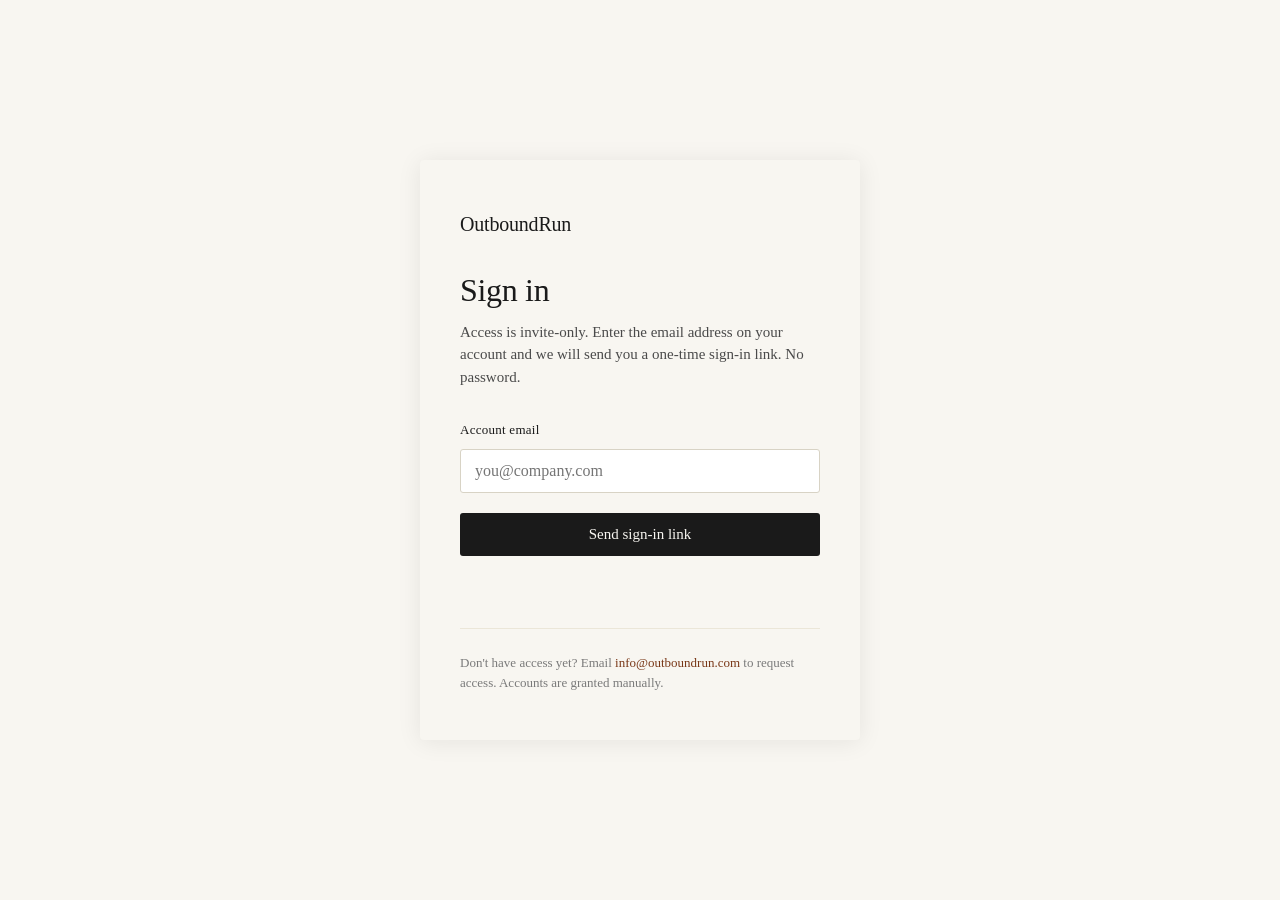
<file: login/index.html>
<!DOCTYPE html>
<html lang="en">
<head>
<meta charset="UTF-8">
<meta name="viewport" content="width=device-width, initial-scale=1.0">
<meta name="robots" content="noindex, nofollow">
<title>Sign in — OutboundRun</title>
<link rel="icon" type="image/svg+xml" href="/favicon.svg">
<link rel="stylesheet" href="/styles.css">
<style>
  body {
    min-height: 100vh;
    display: flex;
    align-items: center;
    justify-content: center;
    padding: 40px 20px;
  }
  main.auth-card {
    max-width: 440px;
    width: 100%;
    background: var(--paper);
    padding: 48px 40px;
    border-radius: 4px;
    box-shadow: 0 2px 24px rgba(26, 26, 26, 0.08);
  }
  .auth-brand {
    font-family: 'Fraunces', Georgia, serif;
    font-weight: 500;
    font-size: 20px;
    color: var(--ink);
    letter-spacing: -0.01em;
    display: block;
    text-decoration: none;
    margin-bottom: 32px;
  }
  .auth-heading {
    font-family: 'Fraunces', Georgia, serif;
    font-weight: 400;
    font-size: 32px;
    line-height: 1.15;
    color: var(--ink);
    margin: 0 0 12px 0;
    letter-spacing: -0.01em;
  }
  .auth-sub {
    color: var(--ink-soft);
    font-size: 15px;
    line-height: 1.5;
    margin: 0 0 32px 0;
  }
  .auth-form label {
    display: block;
    font-size: 13px;
    font-weight: 500;
    color: var(--ink);
    margin-bottom: 8px;
    letter-spacing: 0.02em;
  }
  .auth-form input[type=email] {
    width: 100%;
    padding: 12px 14px;
    font-size: 16px;
    font-family: inherit;
    background: white;
    border: 1px solid #d8d3c5;
    border-radius: 3px;
    color: var(--ink);
    box-sizing: border-box;
    transition: border-color 0.15s ease;
  }
  .auth-form input[type=email]:focus {
    outline: none;
    border-color: var(--accent);
    box-shadow: 0 0 0 3px rgba(122, 56, 24, 0.1);
  }
  .auth-form button {
    width: 100%;
    margin-top: 20px;
    padding: 13px 20px;
    font-size: 15px;
    font-weight: 500;
    background: var(--ink);
    color: var(--paper);
    border: none;
    border-radius: 3px;
    cursor: pointer;
    font-family: inherit;
    transition: transform 0.1s ease, box-shadow 0.15s ease;
  }
  .auth-form button:hover:not(:disabled) {
    transform: translateY(-1px);
    box-shadow: 0 4px 12px rgba(26, 26, 26, 0.2);
  }
  .auth-form button:disabled {
    opacity: 0.6;
    cursor: not-allowed;
  }
  .auth-status {
    margin-top: 20px;
    font-size: 14px;
    line-height: 1.5;
    color: var(--ink-soft);
    min-height: 20px;
  }
  .auth-status.error { color: #b3271e; }
  .auth-status.success { color: #1a6b2c; }
  .auth-footer {
    margin-top: 32px;
    padding-top: 24px;
    border-top: 1px solid #ebe6d8;
    font-size: 13px;
    color: var(--ink-mute);
    line-height: 1.5;
  }
  .auth-footer a {
    color: var(--accent);
    text-decoration: none;
  }
  .auth-footer a:hover { text-decoration: underline; }
  .auth-check {
    text-align: center;
    padding: 20px 0;
  }
  .auth-check-icon {
    font-size: 36px;
    margin-bottom: 12px;
  }
  .auth-check p {
    color: var(--ink-soft);
    line-height: 1.5;
    margin: 8px 0;
  }
  .auth-check strong { color: var(--ink); }
</style>
</head>
<body>

<main class="auth-card">
  <a href="/" class="auth-brand">OutboundRun</a>

  <div id="signin-view">
    <h1 class="auth-heading">Sign in</h1>
    <p class="auth-sub">Access is invite-only. Enter the email address on your account and we will send you a one-time sign-in link. No password.</p>

    <form id="signin-form" class="auth-form" novalidate>
      <label for="email">Account email</label>
      <input type="email" id="email" name="email" required autocomplete="email" placeholder="you@company.com">
      <button type="submit" id="submit-btn">Send sign-in link</button>
      <div id="status" class="auth-status" role="status" aria-live="polite"></div>
    </form>

    <div class="auth-footer">
      Don't have access yet? Email <a href="mailto:info@outboundrun.com">info@outboundrun.com</a> to request access. Accounts are granted manually.
    </div>
  </div>

  <div id="check-email-view" style="display: none;">
    <div class="auth-check">
      <div class="auth-check-icon">📬</div>
      <h1 class="auth-heading">Check your email</h1>
      <p>We sent a sign-in link to <strong id="sent-email"></strong>.</p>
      <p>Click the link in your inbox. This tab will sign you in automatically when you return.</p>
      <p style="margin-top: 24px; font-size: 13px; color: var(--ink-mute);">
        Not seeing it? Check spam, or <a href="#" id="resend-link" style="color: var(--accent);">send another</a>.
      </p>
    </div>
  </div>
</main>

<script type="module">
  import { createClient } from 'https://esm.sh/@supabase/supabase-js@2';

  const SUPABASE_URL = 'https://bofukvujflsamvhzdrxh.supabase.co';
  const SUPABASE_ANON_KEY = 'sb_publishable_wifBNzRM_b2PgbEW_Ek41Q_LtiGej-U';
  const POST_AUTH_URL = window.location.origin + '/app/';  // land directly in the app after signing in

  const supabase = createClient(SUPABASE_URL, SUPABASE_ANON_KEY, {
    auth: {
      persistSession: true,
      detectSessionInUrl: true,
      autoRefreshToken: true,
    },
  });

  const form = document.getElementById('signin-form');
  const emailInput = document.getElementById('email');
  const submitBtn = document.getElementById('submit-btn');
  const statusEl = document.getElementById('status');
  const signinView = document.getElementById('signin-view');
  const checkView = document.getElementById('check-email-view');
  const sentEmail = document.getElementById('sent-email');
  const resendLink = document.getElementById('resend-link');

  let lastEmail = '';

  function showCheckEmail(email) {
    lastEmail = email;
    sentEmail.textContent = email;
    signinView.style.display = 'none';
    checkView.style.display = 'block';
  }

  function showSignIn() {
    signinView.style.display = 'block';
    checkView.style.display = 'none';
  }

  async function sendLink(email) {
    const { error } = await supabase.auth.signInWithOtp({
      email,
      options: {
        emailRedirectTo: POST_AUTH_URL,
        shouldCreateUser: false,
      },
    });
    if (error) throw error;
  }

  function friendlyAuthError(err) {
    const raw = (err && err.message ? err.message : '').toLowerCase();
    if (raw.includes('signup') || raw.includes('sign up') || raw.includes('not allowed') || raw.includes('user not found')) {
      return 'This email is not on the access list. Email info@outboundrun.com to request access.';
    }
    return 'Something went wrong: ' + (err.message || 'please try again');
  }

  form.addEventListener('submit', async (event) => {
    event.preventDefault();
    const email = emailInput.value.trim().toLowerCase();
    if (!email || !email.includes('@')) {
      statusEl.textContent = 'Please enter a valid email address.';
      statusEl.className = 'auth-status error';
      return;
    }
    submitBtn.disabled = true;
    submitBtn.textContent = 'Sending...';
    statusEl.textContent = '';
    statusEl.className = 'auth-status';
    try {
      await sendLink(email);
      showCheckEmail(email);
    } catch (err) {
      statusEl.textContent = friendlyAuthError(err);
      statusEl.className = 'auth-status error';
      submitBtn.disabled = false;
      submitBtn.textContent = 'Send sign-in link';
    }
  });

  resendLink.addEventListener('click', async (event) => {
    event.preventDefault();
    if (!lastEmail) return;
    try {
      await sendLink(lastEmail);
      resendLink.textContent = 'Sent again';
      resendLink.style.pointerEvents = 'none';
      setTimeout(() => {
        resendLink.textContent = 'send another';
        resendLink.style.pointerEvents = 'auto';
      }, 3000);
    } catch (err) {
      alert(friendlyAuthError(err));
    }
  });

  // Only redirect when a NEW sign-in happens (magic link processed). Do NOT
  // redirect on initial page load just because a session exists in localStorage
  // - that prevented signed-in users from viewing the login page at all.
  supabase.auth.onAuthStateChange((event, session) => {
    if (event === 'SIGNED_IN' && session) {
      window.location.replace(POST_AUTH_URL);
    }
  });

  // Always render the sign-in form on page load. If the user is already signed
  // in, show a small "you are already signed in" banner above the form.
  (async () => {
    showSignIn();
    const { data: { session } } = await supabase.auth.getSession();
    if (session) {
      const banner = document.createElement('div');
      banner.style.cssText = 'background:#f0ecdf; border-left:3px solid var(--accent); padding:12px 16px; margin-bottom:20px; font-size:13px; color:var(--ink); border-radius:3px;';
      banner.innerHTML = 'You are already signed in as <strong>' + (session.user.email || '') + '</strong>. <a href="/" style="color:var(--accent); font-weight:500;">Continue &rarr;</a>';
      const view = document.getElementById('signin-view');
      view.insertBefore(banner, view.firstChild);
    }
  })();
</script>

</body>
</html>
</file>
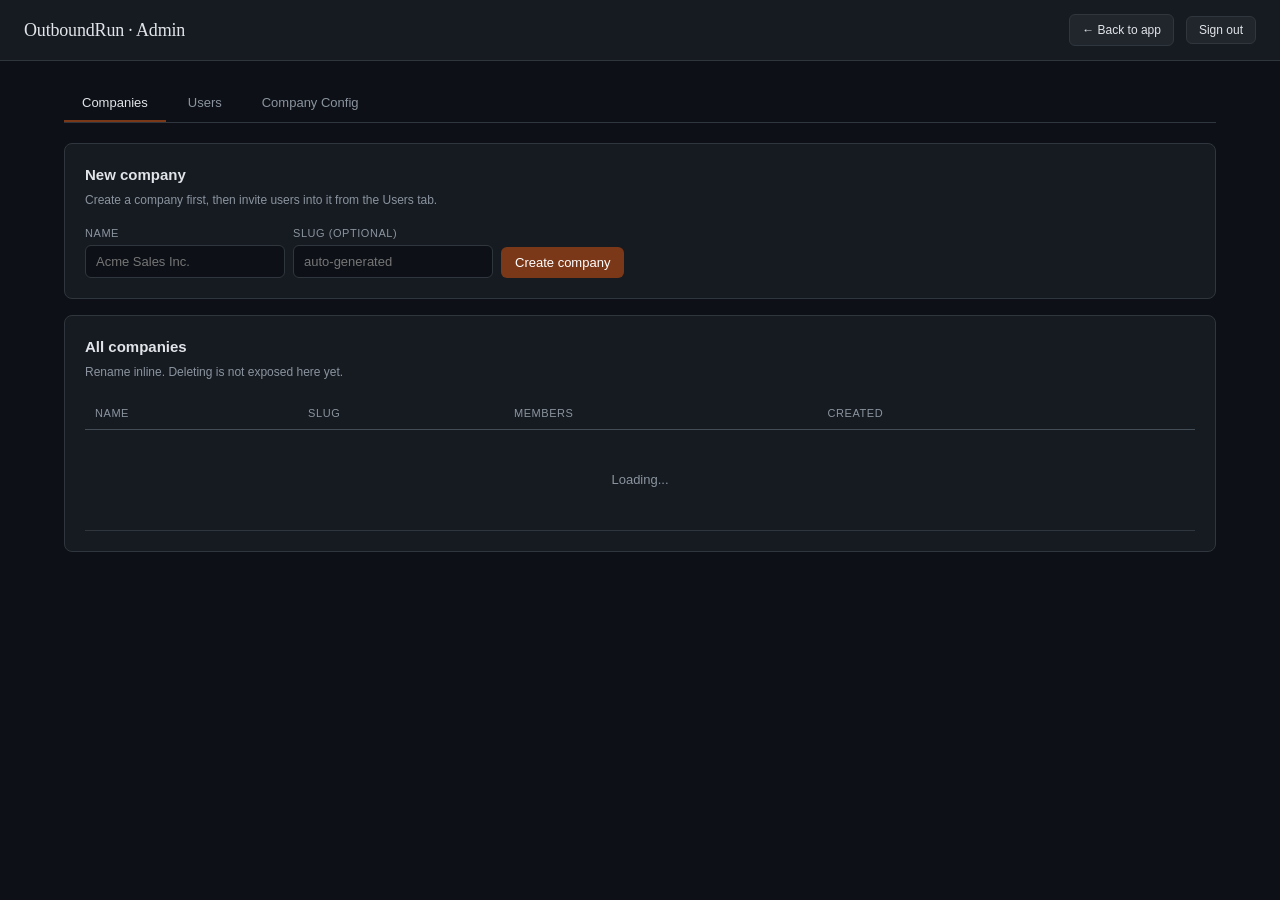
<file: app/admin.html>
<!DOCTYPE html>
<html lang="en">
<head>
<meta charset="UTF-8">
<meta name="viewport" content="width=device-width, initial-scale=1.0">
<meta name="robots" content="noindex, nofollow">
<title>Admin — OutboundRun</title>
<link rel="icon" type="image/svg+xml" href="/favicon.svg">
<style>
  :root {
    --bg: #0d1117;
    --panel: #161b22;
    --panel-2: #21262d;
    --border: #30363d;
    --border-strong: #444c56;
    --ink: #e1e4e8;
    --ink-mute: #8b949e;
    --accent: #7a3818;
    --accent-hi: #a24d24;
    --danger: #b3271e;
    --ok: #1a6b2c;
  }
  * { box-sizing: border-box; }
  body {
    margin: 0;
    background: var(--bg);
    color: var(--ink);
    font-family: Inter, -apple-system, BlinkMacSystemFont, sans-serif;
    font-size: 14px;
    line-height: 1.5;
  }
  header {
    display: flex;
    align-items: center;
    gap: 12px;
    padding: 14px 24px;
    border-bottom: 1px solid var(--border);
    background: var(--panel);
  }
  header h1 {
    margin: 0;
    font-family: 'Fraunces', Georgia, serif;
    font-weight: 500;
    font-size: 18px;
    letter-spacing: -0.01em;
  }
  header .meta { color: var(--ink-mute); font-size: 12px; }
  header .spacer { flex: 1; }
  header a, header button {
    background: var(--panel-2);
    border: 1px solid var(--border);
    color: var(--ink);
    padding: 6px 12px;
    border-radius: 6px;
    font-size: 12px;
    text-decoration: none;
    cursor: pointer;
    font-family: inherit;
  }
  header a:hover, header button:hover { background: #30363d; }
  main {
    max-width: 1200px;
    margin: 0 auto;
    padding: 24px;
  }
  .tabs {
    display: flex;
    gap: 4px;
    border-bottom: 1px solid var(--border);
    margin-bottom: 20px;
  }
  .tab {
    padding: 10px 18px;
    background: transparent;
    border: none;
    border-bottom: 2px solid transparent;
    color: var(--ink-mute);
    font-family: inherit;
    font-size: 13px;
    cursor: pointer;
  }
  .tab.active {
    color: var(--ink);
    border-bottom-color: var(--accent);
  }
  .panel {
    background: var(--panel);
    border: 1px solid var(--border);
    border-radius: 8px;
    padding: 20px;
    margin-bottom: 16px;
  }
  .panel h2 {
    margin: 0 0 4px 0;
    font-size: 15px;
    font-weight: 600;
  }
  .panel p.sub { color: var(--ink-mute); font-size: 12px; margin: 0 0 16px 0; }
  form.row {
    display: flex;
    gap: 8px;
    flex-wrap: wrap;
    align-items: end;
  }
  form.row .field { display: flex; flex-direction: column; gap: 4px; }
  form.row label {
    font-size: 11px;
    color: var(--ink-mute);
    text-transform: uppercase;
    letter-spacing: 0.05em;
  }
  input[type=text], input[type=email], select {
    background: var(--bg);
    border: 1px solid var(--border);
    color: var(--ink);
    padding: 8px 10px;
    border-radius: 6px;
    font-family: inherit;
    font-size: 13px;
    min-width: 200px;
  }
  input[type=text]:focus, input[type=email]:focus, select:focus {
    outline: none;
    border-color: var(--accent);
  }
  button.primary {
    background: var(--accent);
    color: white;
    border: none;
    padding: 8px 14px;
    border-radius: 6px;
    font-family: inherit;
    font-size: 13px;
    cursor: pointer;
  }
  button.primary:hover { background: var(--accent-hi); }
  button.primary:disabled { opacity: 0.5; cursor: not-allowed; }
  button.small {
    background: var(--panel-2);
    color: var(--ink);
    border: 1px solid var(--border);
    padding: 4px 10px;
    border-radius: 4px;
    font-family: inherit;
    font-size: 12px;
    cursor: pointer;
  }
  button.small:hover { background: #30363d; }
  button.small.danger { border-color: var(--danger); color: #ff9b96; }
  table {
    width: 100%;
    border-collapse: collapse;
    font-size: 13px;
  }
  th {
    text-align: left;
    padding: 8px 10px;
    border-bottom: 1px solid var(--border-strong);
    color: var(--ink-mute);
    font-weight: 500;
    font-size: 11px;
    text-transform: uppercase;
    letter-spacing: 0.05em;
  }
  td {
    padding: 10px;
    border-bottom: 1px solid var(--border);
    vertical-align: middle;
  }
  tr:hover td { background: #1c2128; }
  .pill {
    display: inline-block;
    padding: 2px 8px;
    border-radius: 10px;
    font-size: 11px;
    font-weight: 500;
  }
  .pill.admin { background: #4a2818; color: #ffb98c; }
  .pill.manager { background: #1e3a5f; color: #a3c9ff; }
  .pill.member { background: #262b33; color: #a0a8b0; }
  .pill.pending { background: #3a2f1e; color: #ffd18c; }
  .toast {
    position: fixed;
    right: 20px;
    top: 20px;
    background: var(--panel);
    border: 1px solid var(--border-strong);
    padding: 10px 14px;
    border-radius: 6px;
    font-size: 13px;
    max-width: 400px;
    z-index: 100;
  }
  .toast.error { border-color: var(--danger); color: #ff9b96; }
  .toast.success { border-color: var(--ok); color: #6ecf7c; }
  .muted { color: var(--ink-mute); }
  .empty { text-align: center; color: var(--ink-mute); padding: 40px 20px; }
  .hidden { display: none; }
</style>
</head>
<body>

<header>
  <h1>OutboundRun · Admin</h1>
  <span class="meta" id="auth-email"></span>
  <div class="spacer"></div>
  <a href="/app/">← Back to app</a>
  <button onclick="signOut()">Sign out</button>
</header>

<main>
  <div class="tabs">
    <button class="tab active" data-tab="companies" onclick="switchTab('companies')">Companies</button>
    <button class="tab" data-tab="users" onclick="switchTab('users')">Users</button>
    <button class="tab" data-tab="config" onclick="switchTab('config')">Company Config</button>
  </div>

  <!-- ============ COMPANIES ============ -->
  <section id="tab-companies">
    <div class="panel">
      <h2>New company</h2>
      <p class="sub">Create a company first, then invite users into it from the Users tab.</p>
      <form class="row" id="create-company-form">
        <div class="field">
          <label for="company-name">Name</label>
          <input type="text" id="company-name" required maxlength="200" placeholder="Acme Sales Inc.">
        </div>
        <div class="field">
          <label for="company-slug">Slug (optional)</label>
          <input type="text" id="company-slug" maxlength="63" placeholder="auto-generated">
        </div>
        <button type="submit" class="primary">Create company</button>
      </form>
    </div>

    <div class="panel">
      <h2>All companies</h2>
      <p class="sub">Rename inline. Deleting is not exposed here yet.</p>
      <table id="companies-table">
        <thead>
          <tr>
            <th>Name</th>
            <th>Slug</th>
            <th>Members</th>
            <th>Created</th>
            <th></th>
          </tr>
        </thead>
        <tbody id="companies-tbody">
          <tr><td colspan="5" class="empty">Loading...</td></tr>
        </tbody>
      </table>
    </div>
  </section>

  <!-- ============ USERS ============ -->
  <section id="tab-users" class="hidden">
    <div class="panel">
      <h2>Invite user</h2>
      <p class="sub">Sends a magic-link email. When they sign in, they land in the selected company with the selected role.</p>
      <form class="row" id="invite-form">
        <div class="field">
          <label for="invite-email">Email</label>
          <input type="email" id="invite-email" required placeholder="user@company.com">
        </div>
        <div class="field">
          <label for="invite-company">Company</label>
          <select id="invite-company" required></select>
        </div>
        <div class="field">
          <label for="invite-role">Role</label>
          <select id="invite-role">
            <option value="member">Member (own rows)</option>
            <option value="manager">Manager (all company rows)</option>
          </select>
        </div>
        <button type="submit" class="primary">Send invite</button>
      </form>
    </div>

    <div class="panel">
      <h2>All users</h2>
      <p class="sub">Change company, role, or admin status directly in the table.</p>
      <table id="users-table">
        <thead>
          <tr>
            <th>Email</th>
            <th>Status</th>
            <th>Company</th>
            <th>Role</th>
            <th>Admin</th>
            <th>Last sign-in</th>
          </tr>
        </thead>
        <tbody id="users-tbody">
          <tr><td colspan="6" class="empty">Loading...</td></tr>
        </tbody>
      </table>
    </div>
  </section>

  <!-- ============ COMPANY CONFIG ============ -->
  <section id="tab-config" class="hidden">
    <div class="panel">
      <h2>Company config</h2>
      <p class="sub">Sources shared across every user in the selected company. Prompts (research, GTM hypothesis, contact discovery) pull from these when set; otherwise they fall back to each user's personal Settings.</p>
      <div class="row">
        <div class="field">
          <label for="config-company">Company</label>
          <select id="config-company" onchange="loadCompanyConfig()"></select>
        </div>
      </div>
    </div>

    <div class="panel">
      <h2>Product catalog</h2>
      <p class="sub">Products OutboundRun uses when building each account's GTM hypothesis + drafted outreach. Shared across every user in the selected company. Users pick which ones they personally sell in their own Settings.</p>
      <div id="company-products-rows" style="display:flex; flex-direction:column; gap:8px; margin-bottom:12px;"></div>
      <div style="display:flex; gap:8px; align-items:center; flex-wrap:wrap;">
        <button class="small" onclick="addCompanyProductRow()">+ Add product</button>
        <button class="small" onclick="document.getElementById('company-products-csv-file').click()">⬆ Upload CSV</button>
        <button class="small danger" onclick="deleteAllCompanyProducts()">🗑 Delete All</button>
        <input type="file" id="company-products-csv-file" accept=".csv,text/csv" style="display:none" onchange="onCompanyProductsCsvPicked(event)">
        <span id="company-products-status" style="font-size:12px; color:var(--ink-mute);"></span>
      </div>
      <p class="sub" style="margin-top:10px;">CSV: <code>name</code> required (aliases: <code>product</code>, <code>product_name</code>). <code>short_desc</code> optional. Max 50 products.</p>
    </div>

    <div class="panel">
      <h2>Credible external sources</h2>
      <p class="sub">Trusted sources OutboundRun pulls research from. All curated sources are checked by default — uncheck any that don't fit your business. Add anything bespoke under "Additional custom sources."</p>
      <div style="display:flex; align-items:center; gap:10px; margin-bottom:14px; padding:10px 12px; background:#0d1117; border:1px solid #30363d; border-radius:6px; flex-wrap:wrap;">
        <label for="cfg-credible-min-date-default" style="font-size:12px; color:var(--ink-mute);">Company default: only use content published on or after</label>
        <input type="date" id="cfg-credible-min-date-default" oninput="updateCredibleHints()" style="background:#161b22; border:1px solid #30363d; color:#e1e4e8; padding:4px 6px; border-radius:4px; font-family:inherit; font-size:12px;">
        <button type="button" onclick="applyCredibleDefaultToAll()" style="background:#1f6feb; color:white; border:none; padding:4px 10px; border-radius:4px; font-size:11px; cursor:pointer;" title="Copy the effective company default into every per-source date field below. Still needs Save to persist.">Apply to all sources below</button>
        <span id="credible-default-hint" style="font-size:11px; color:var(--ink-mute);">(effective when blank: <span id="credible-rolling-date">—</span>; per-source dates below override this)</span>
      </div>
      <div id="credible-recs-grid" style="display:grid; grid-template-columns: 1fr 1fr; gap:4px 20px; margin-bottom:16px;">
        <div class="empty">Loading recommendations...</div>
      </div>
      <label style="display:block; font-size:12px; color:var(--ink-mute); text-transform:uppercase; letter-spacing:0.05em; margin-bottom:6px;">Additional custom sources (one per line)</label>
      <textarea id="cfg-credible-sources" rows="4" style="width:100%; background:#0d1117; border:1px solid #30363d; color:#e1e4e8; padding:10px 12px; border-radius:6px; font-family:inherit; font-size:13px; line-height:1.5; resize:vertical;" placeholder="Client Portal Dashboard&#10;Trade association reports&#10;Private industry forums"></textarea>
      <p class="sub" style="margin-top:8px;">Custom sources use the company default date; they cannot be dated individually.</p>
    </div>

    <div class="panel">
      <h2>Internal sources</h2>
      <p class="sub">Your own data OutboundRun cross-references for the value hypothesis. All curated sources are checked by default — uncheck any you don't use.</p>
      <div id="internal-recs-grid" style="display:grid; grid-template-columns: 1fr 1fr; gap:4px 20px; margin-bottom:16px;">
        <div class="empty">Loading recommendations...</div>
      </div>
      <label style="display:block; font-size:12px; color:var(--ink-mute); text-transform:uppercase; letter-spacing:0.05em; margin-bottom:6px;">Additional custom internal sources</label>
      <textarea id="cfg-internal-sources" rows="3" style="width:100%; background:#0d1117; border:1px solid #30363d; color:#e1e4e8; padding:10px 12px; border-radius:6px; font-family:inherit; font-size:13px; line-height:1.5; resize:vertical;" placeholder="Proprietary data lake&#10;Field CS insights&#10;Executive briefing center notes"></textarea>
    </div>

    <div class="panel">
      <h2>Contact-discovery sources</h2>
      <p class="sub">Tools reps use to look up contact details. OutboundRun recommends which tool to use per contact.</p>
      <div id="contact-discovery-recs-grid" style="display:grid; grid-template-columns: 1fr 1fr; gap:4px 20px; margin-bottom:16px;">
        <div class="empty">Loading recommendations...</div>
      </div>
      <label style="display:block; font-size:12px; color:var(--ink-mute); text-transform:uppercase; letter-spacing:0.05em; margin-bottom:6px;">Additional custom contact-discovery sources</label>
      <textarea id="cfg-contact-discovery" rows="3" style="width:100%; background:#0d1117; border:1px solid #30363d; color:#e1e4e8; padding:10px 12px; border-radius:6px; font-family:inherit; font-size:13px; line-height:1.5; resize:vertical;" placeholder="Internal rolodex&#10;Partner referrals"></textarea>
    </div>

    <div class="panel" style="display:flex; justify-content:flex-end; gap:8px; align-items:center;">
      <span id="config-save-status" style="color: var(--ink-mute); font-size:12px; margin-right:auto;"></span>
      <button class="primary" onclick="saveCompanyConfig()">Save company config</button>
    </div>
  </section>
</main>

<!-- Integration connection modal -->
<div id="conn-overlay" style="display:none; position:fixed; inset:0; background:rgba(0,0,0,0.6); z-index:2000; align-items:center; justify-content:center;">
  <div style="background:var(--panel); border:1px solid var(--border-strong); border-radius:8px; width:520px; max-width:95vw; padding:22px;">
    <h2 id="conn-title" style="margin:0 0 4px 0; font-size:16px;">Connect</h2>
    <p id="conn-subtitle" class="sub" style="margin:0 0 16px 0;">Stored per company. Admin or company manager only.</p>
    <div class="row" style="flex-direction:column; align-items:stretch; gap:10px;">
      <div class="field" style="width:100%;">
        <label for="conn-api-key">API key / token</label>
        <input type="password" id="conn-api-key" autocomplete="off" style="width:100%; min-width:0;">
      </div>
      <div class="field" style="width:100%;">
        <label for="conn-api-url">Base URL / endpoint (optional)</label>
        <input type="text" id="conn-api-url" placeholder="https://api.vendor.com" style="width:100%; min-width:0;">
      </div>
      <div class="field" style="width:100%;">
        <label for="conn-notes">Notes (optional)</label>
        <input type="text" id="conn-notes" placeholder="instance id, account slug, etc." style="width:100%; min-width:0;">
      </div>
    </div>
    <div style="display:flex; justify-content:space-between; align-items:center; margin-top:16px;">
      <span id="conn-saved-at" style="font-size:11px; color:var(--ink-mute);"></span>
      <span id="conn-status" style="font-size:12px; color:var(--ink-mute); margin-left:auto; margin-right:12px;"></span>
      <button class="small" onclick="closeConnectionModal()">Cancel</button>
      <button id="conn-delete-btn" class="small danger" style="display:none; margin-left:6px;">Delete</button>
      <button id="conn-test-btn" class="small" style="margin-left:6px;">Test connection</button>
      <button id="conn-save-btn" class="primary" style="margin-left:6px;">Save</button>
    </div>
    <p style="font-size:11px; color:var(--ink-mute); margin-top:12px; line-height:1.5;">
      Demo stub — key is stored server-side but not yet encrypted. Phase 2 moves this to Fernet-encrypted storage and adds per-vendor validation on Test.
    </p>
  </div>
</div>

<script type="module">
  import { createClient } from 'https://esm.sh/@supabase/supabase-js@2';

  const SUPABASE_URL = 'https://bofukvujflsamvhzdrxh.supabase.co';
  const SUPABASE_ANON_KEY = 'sb_publishable_wifBNzRM_b2PgbEW_Ek41Q_LtiGej-U';
  const supabase = createClient(SUPABASE_URL, SUPABASE_ANON_KEY, {
    auth: { persistSession: true, detectSessionInUrl: true, autoRefreshToken: true },
  });

  const { data: { session } } = await supabase.auth.getSession();
  if (!session) { window.location.replace('/login/'); throw new Error('no session'); }

  // Two-tier gate: platform admins see all tabs; company managers see
  // only the Company Config tab. Anyone else bounces.
  const { data: profile } = await supabase
    .from('profiles').select('is_admin, role, company_id').eq('id', session.user.id).single();
  const isAdmin   = !!(profile && profile.is_admin);
  const isManager = !!(profile && profile.role === 'manager' && profile.company_id);
  if (!profile || !(isAdmin || isManager)) {
    window.location.replace('/app/');
    throw new Error('not admin or manager');
  }

  window.SUPABASE = supabase;
  window.AUTH_TOKEN = session.access_token;
  window.ADMIN_IS_PLATFORM = isAdmin;
  document.getElementById('auth-email').textContent = session.user.email;

  if (!isAdmin) {
    // Manager-only view: hide platform-admin tabs + their panels
    document.querySelectorAll('[data-tab="companies"], [data-tab="users"]').forEach(el => el.remove());
    const companiesPanel = document.getElementById('tab-companies');
    const usersPanel = document.getElementById('tab-users');
    if (companiesPanel) companiesPanel.remove();
    if (usersPanel) usersPanel.remove();
    // Also drop the top-of-page "Admin" label so it reads correctly
    const title = document.querySelector('header h1');
    if (title) title.textContent = title.textContent.replace('Admin', 'Company Admin');
  }

  window.signOut = async () => {
    await supabase.auth.signOut();
    window.location.replace('/login/');
  };

  supabase.auth.onAuthStateChange((_e, s) => {
    if (s) window.AUTH_TOKEN = s.access_token;
    else window.location.replace('/login/');
  });

  document.dispatchEvent(new Event('admin-ready'));
</script>

<script>
  async function apiFetch(path, opts) {
    opts = opts || {};
    opts.headers = Object.assign({}, opts.headers || {}, {
      'Authorization': 'Bearer ' + (window.AUTH_TOKEN || ''),
    });
    if (opts.body && typeof opts.body === 'object' && !(opts.body instanceof FormData)) {
      opts.body = JSON.stringify(opts.body);
      opts.headers['Content-Type'] = 'application/json';
    }
    return fetch(path, opts);
  }

  async function respError(resp) {
    try { const j = await resp.json(); return j.error || resp.statusText; }
    catch { return resp.statusText || 'HTTP ' + resp.status; }
  }

  function toast(msg, kind) {
    const t = document.createElement('div');
    t.className = 'toast ' + (kind || '');
    t.textContent = msg;
    document.body.appendChild(t);
    setTimeout(() => t.remove(), 4000);
  }

  function fmtDate(s) {
    if (!s) return '—';
    try { return new Date(s).toLocaleString(); } catch { return s; }
  }

  function escapeHtml(s) {
    return String(s == null ? '' : s).replace(/[&<>"']/g, c => ({
      '&': '&amp;', '<': '&lt;', '>': '&gt;', '"': '&quot;', "'": '&#39;',
    })[c]);
  }

  function switchTab(name) {
    document.querySelectorAll('.tab').forEach(t => t.classList.toggle('active', t.dataset.tab === name));
    // Managers have tab-companies and tab-users removed from the DOM, so
    // only toggle what's actually there.
    const toggle = (id, hiddenWhen) => {
      const el = document.getElementById(id);
      if (el) el.classList.toggle('hidden', hiddenWhen);
    };
    toggle('tab-companies', name !== 'companies');
    toggle('tab-users',     name !== 'users');
    toggle('tab-config',    name !== 'config');
    if (name === 'config') ensureCompanyConfigLoaded();
  }
  window.switchTab = switchTab;

  let CONFIG_LOADED_COMPANY = null;
  const RECS_CACHE = { credible: null, internal: null, contact: null };
  // CONNECTIONS_INDEX[kind][rec_id] = {id, has_api_key, api_url, notes, updated_at}
  const CONNECTIONS_INDEX = { credible: {}, internal: {}, contact: {} };
  const KIND_API = { internal: 'internal', contact: 'contact_discovery', credible: 'credible' };

  const CAT_LABELS = {
    credible: {
      filings: 'Financial filings',
      news: 'Business news',
      research: 'Research + analyst firms',
      company: 'Company direct sources',
    },
    internal: {
      crm: 'CRM',
      conv_intel: 'Conversation intelligence',
      revenue: 'Revenue + win/loss',
      enrichment: 'Enrichment + data',
      analytics: 'Analytics warehouse',
    },
    contact: {
      social: 'Social / professional networks',
      database: 'B2B contact databases',
      email: 'Email finders',
      web: 'Web + company sources',
    },
  };

  async function ensureAllRecsLoaded() {
    const fetches = [];
    if (RECS_CACHE.credible === null) fetches.push(fetchRecs('credible', '/api/list-credible-recommendations'));
    if (RECS_CACHE.internal === null) fetches.push(fetchRecs('internal', '/api/list-internal-recommendations'));
    if (RECS_CACHE.contact  === null) fetches.push(fetchRecs('contact',  '/api/list-contact-discovery-recommendations'));
    await Promise.all(fetches);
  }

  async function fetchRecs(kind, endpoint) {
    try {
      const r = await apiFetch(endpoint);
      if (!r.ok) throw new Error(await respError(r));
      const j = await r.json();
      RECS_CACHE[kind] = j.recommendations || [];
    } catch (e) {
      RECS_CACHE[kind] = [];
      toast(`Could not load ${kind} recommendations: ` + (e.message || e), 'error');
    }
  }

  // Map of rec_id -> 'YYYY-MM-DD' for per-source min dates on credible sources.
  // Loaded from company data; written back on save.
  let CREDIBLE_PER_SOURCE_DATES = {};

  function rolling18MonthsISO() {
    const d = new Date();
    d.setMonth(d.getMonth() - 18);
    const y = d.getFullYear();
    const m = String(d.getMonth() + 1).padStart(2, '0');
    const day = String(d.getDate()).padStart(2, '0');
    return `${y}-${m}-${day}`;
  }

  function updateCredibleHints() {
    const rolling = rolling18MonthsISO();
    const rollingSpan = document.getElementById('credible-rolling-date');
    if (rollingSpan) rollingSpan.textContent = rolling;
    const defInput = document.getElementById('cfg-credible-min-date-default');
    const companyDefault = (defInput && defInput.value) ? defInput.value : '';
    const effectiveWhenBlank = companyDefault || rolling;
    for (const hint of document.querySelectorAll('.credible-rec-date-hint')) {
      const recId = hint.dataset.recId;
      const input = document.querySelector(`.credible-rec-date[data-rec-id="${recId}"]`);
      if (input && input.value) {
        hint.textContent = '';
      } else {
        hint.textContent = companyDefault
          ? `(uses company default ${effectiveWhenBlank})`
          : `(uses rolling default ${effectiveWhenBlank})`;
      }
    }
  }
  window.updateCredibleHints = updateCredibleHints;

  function applyCredibleDefaultToAll() {
    const defInput = document.getElementById('cfg-credible-min-date-default');
    const effective = (defInput && defInput.value) ? defInput.value : rolling18MonthsISO();
    const inputs = document.querySelectorAll('.credible-rec-date');
    for (const inp of inputs) inp.value = effective;
    updateCredibleHints();
    toast(`Applied ${effective} to ${inputs.length} credible source(s). Click Save Company Config to persist.`, 'success');
  }
  window.applyCredibleDefaultToAll = applyCredibleDefaultToAll;

  function renderRecGrid(kind, gridId, cbClass, optOuts) {
    const grid = document.getElementById(gridId);
    if (!grid) return;
    const recs = RECS_CACHE[kind] || [];
    if (!recs.length) {
      grid.innerHTML = '<div class="empty">No curated sources available.</div>';
      return;
    }
    const outSet = new Set(optOuts || []);
    const byCat = {};
    for (const r of recs) {
      const cat = r.category || 'other';
      (byCat[cat] ||= []).push(r);
    }
    const labels = CAT_LABELS[kind] || {};
    const cats = Object.keys(byCat).sort((a, b) => {
      const ao = (byCat[a][0] || {}).display_order || 0;
      const bo = (byCat[b][0] || {}).display_order || 0;
      return ao - bo;
    });
    const connByRec = CONNECTIONS_INDEX[kind] || {};
    grid.innerHTML = cats.map(cat => {
      const items = byCat[cat].map(r => {
        const checked = outSet.has(r.id) ? '' : 'checked';
        const title = r.url ? `title="${escapeHtml(r.url)}"` : '';
        const conn = connByRec[r.id];
        const configured = !!(conn && (conn.has_api_key || conn.api_url));
        const gear = (kind === 'internal' || kind === 'contact_discovery') ? `
          <button class="rec-gear" data-kind="${escapeHtml(kind)}" data-rec-id="${escapeHtml(r.id)}" data-rec-name="${escapeHtml(r.name)}"
            onclick="openConnectionModal(event)"
            title="${configured ? 'Configured — edit connection details' : 'Configure connection details'}"
            style="background:transparent; border:none; cursor:pointer; padding:2px 4px; color:${configured ? '#6ecf7c' : 'var(--ink-mute)'}; font-size:13px;">
            ⚙
          </button>` : '';
        const dateInput = (kind === 'credible') ? `
          <input type="date" class="credible-rec-date" data-rec-id="${escapeHtml(r.id)}"
            value="${escapeHtml(CREDIBLE_PER_SOURCE_DATES[r.id] || '')}"
            oninput="updateCredibleHints()"
            title="Only use content from this source published on or after this date. Blank = use company default."
            style="background:#161b22; border:1px solid #30363d; color:#e1e4e8; padding:2px 4px; border-radius:4px; font-family:inherit; font-size:11px; width:128px;">
          <span class="credible-rec-date-hint" data-rec-id="${escapeHtml(r.id)}" style="font-size:10px; color:#6e7681; white-space:nowrap;">—</span>` : '';
        return `
          <div style="display:flex; align-items:center; gap:4px;">
            <label style="display:flex; align-items:center; gap:8px; padding:4px 6px; cursor:pointer; border-radius:4px; font-size:13px; flex:1;" ${title}>
              <input type="checkbox" class="${cbClass}" data-rec-id="${escapeHtml(r.id)}" ${checked}>
              <span>${escapeHtml(r.name)}</span>
            </label>
            ${dateInput}
            ${gear}
          </div>`;
      }).join('');
      return `
        <div style="grid-column: 1 / -1; margin-top:8px;">
          <div style="font-size:11px; color:var(--ink-mute); text-transform:uppercase; letter-spacing:0.05em; margin-bottom:4px;">${escapeHtml(labels[cat] || cat)}</div>
          <div style="display:grid; grid-template-columns: 1fr 1fr; gap:2px 20px;">${items}</div>
        </div>`;
    }).join('');
  }

  async function ensureCompanyConfigLoaded() {
    await ensureAllRecsLoaded();
    const select = document.getElementById('config-company');
    if (!select) return;
    if (select.options.length === 0 || select.options.length !== COMPANIES.length) {
      select.innerHTML = COMPANIES.map(c =>
        `<option value="${escapeHtml(c.id)}">${escapeHtml(c.name)}</option>`
      ).join('') || '<option value="">(no companies yet)</option>';
    }
    if (select.value && select.value !== CONFIG_LOADED_COMPANY) {
      loadCompanyConfig();
    } else if (!CONFIG_LOADED_COMPANY && select.value) {
      loadCompanyConfig();
    }
  }

  async function loadCompanyConfig() {
    const select = document.getElementById('config-company');
    const cid = select ? select.value : '';
    if (!cid) return;
    const statusEl = document.getElementById('config-save-status');
    if (statusEl) { statusEl.textContent = 'Loading...'; statusEl.style.color = 'var(--ink-mute)'; }
    try {
      const r = await apiFetch(`/api/get-company-data?company_id=${encodeURIComponent(cid)}`);
      if (!r.ok) throw new Error(await respError(r));
      const j = await r.json();
      const d = j.data || {};
      document.getElementById('cfg-credible-sources').value = (d.credible_external_sources || []).join('\n');
      document.getElementById('cfg-internal-sources').value = (d.internal_sources || []).join('\n');
      document.getElementById('cfg-contact-discovery').value = (d.contact_discovery_sources || []).join('\n');
      document.getElementById('cfg-credible-min-date-default').value = d.credible_source_min_date_default || '';
      CREDIBLE_PER_SOURCE_DATES = d.credible_source_min_dates || {};
      await loadConnectionsForCompany(cid);
      renderRecGrid('credible', 'credible-recs-grid', 'credible-rec-cb', d.credible_source_opt_outs || []);
      renderRecGrid('internal', 'internal-recs-grid', 'internal-rec-cb', d.internal_source_opt_outs || []);
      renderRecGrid('contact',  'contact-discovery-recs-grid', 'contact-rec-cb', d.contact_discovery_opt_outs || []);
      updateCredibleHints();
      renderCompanyProducts(d.products || []);
      CONFIG_LOADED_COMPANY = cid;
      if (statusEl) statusEl.textContent = '';
    } catch (e) {
      if (statusEl) { statusEl.textContent = 'Load failed: ' + (e.message || e); statusEl.style.color = '#ff9b96'; }
    }
  }
  window.loadCompanyConfig = loadCompanyConfig;

  async function saveCompanyConfig() {
    const cid = document.getElementById('config-company').value;
    if (!cid) { toast('Pick a company first', 'error'); return; }
    const statusEl = document.getElementById('config-save-status');
    const optOutsFor = (sel) => Array.from(document.querySelectorAll(sel))
      .filter(cb => !cb.checked)
      .map(cb => cb.dataset.recId);
    const products = Array.from(document.querySelectorAll('#company-products-rows .company-product-row'))
      .map(r => ({
        name: r.querySelector('.prod-name').value.trim(),
        short_desc: r.querySelector('.prod-desc').value.trim(),
      }))
      .filter(p => p.name);
    const credibleMinDates = {};
    for (const inp of document.querySelectorAll('.credible-rec-date')) {
      const v = (inp.value || '').trim();
      if (v) credibleMinDates[inp.dataset.recId] = v;
    }
    const payload = {
      company_id: cid,
      data: {
        credible_external_sources:  document.getElementById('cfg-credible-sources').value.split('\n').map(s => s.trim()).filter(Boolean),
        internal_sources:           document.getElementById('cfg-internal-sources').value.split('\n').map(s => s.trim()).filter(Boolean),
        contact_discovery_sources:  document.getElementById('cfg-contact-discovery').value.split('\n').map(s => s.trim()).filter(Boolean),
        credible_source_opt_outs:   optOutsFor('.credible-rec-cb'),
        internal_source_opt_outs:   optOutsFor('.internal-rec-cb'),
        contact_discovery_opt_outs: optOutsFor('.contact-rec-cb'),
        credible_source_min_date_default: (document.getElementById('cfg-credible-min-date-default').value || '').trim(),
        credible_source_min_dates: credibleMinDates,
        products,
      },
    };
    if (statusEl) { statusEl.textContent = 'Saving...'; statusEl.style.color = 'var(--ink-mute)'; }
    try {
      const r = await apiFetch('/api/update-company-data', { method: 'POST', body: payload });
      if (!r.ok) throw new Error(await respError(r));
      if (statusEl) { statusEl.textContent = 'Saved'; statusEl.style.color = '#6ecf7c'; }
      toast('Company config saved', 'success');
    } catch (e) {
      if (statusEl) { statusEl.textContent = 'Save failed: ' + (e.message || e); statusEl.style.color = '#ff9b96'; }
    }
  }
  window.saveCompanyConfig = saveCompanyConfig;

  // ----- Company product catalog -----
  function buildCompanyProductRow(name, desc) {
    const row = document.createElement('div');
    row.className = 'company-product-row';
    row.style.cssText = 'display:grid; grid-template-columns: 1fr 2fr auto; gap:8px; align-items:center;';
    row.innerHTML = `
      <input type="text" class="prod-name" placeholder="Product name" value="${escapeHtml(name || '')}">
      <input type="text" class="prod-desc" placeholder="Short description (optional)" value="${escapeHtml(desc || '')}">
      <button class="small" onclick="this.parentElement.remove()" title="Remove product">✕</button>
    `;
    return row;
  }

  function renderCompanyProducts(products) {
    const host = document.getElementById('company-products-rows');
    if (!host) return;
    host.innerHTML = '';
    const rows = (products && products.length) ? products : [{ name: '', short_desc: '' }];
    rows.forEach(p => host.appendChild(buildCompanyProductRow(p.name, p.short_desc)));
  }

  function addCompanyProductRow() {
    const host = document.getElementById('company-products-rows');
    if (host) host.appendChild(buildCompanyProductRow('', ''));
  }
  window.addCompanyProductRow = addCompanyProductRow;

  function _parseProductsCsvText(text) {
    if (text.charCodeAt(0) === 0xFEFF) text = text.slice(1);
    const lines = text.split(/\r?\n/).filter(l => l.trim().length);
    if (!lines.length) return { error: 'CSV is empty' };
    const splitRow = (line) => {
      const out = []; let cur = ''; let q = false;
      for (let i = 0; i < line.length; i++) {
        const c = line[i];
        if (q) {
          if (c === '"' && line[i + 1] === '"') { cur += '"'; i++; }
          else if (c === '"') q = false;
          else cur += c;
        } else {
          if (c === '"') q = true;
          else if (c === ',') { out.push(cur); cur = ''; }
          else cur += c;
        }
      }
      out.push(cur);
      return out.map(s => s.trim());
    };
    const headers = splitRow(lines[0]).map(h => h.toLowerCase());
    const nameIdx = headers.findIndex(h => ['name', 'product', 'product_name'].includes(h));
    const descIdx = headers.findIndex(h => ['short_desc', 'description', 'desc'].includes(h));
    if (nameIdx === -1) {
      return { error: `CSV missing name column. Got: ${headers.join(', ')}` };
    }
    const rows = [];
    for (let i = 1; i < lines.length; i++) {
      const cells = splitRow(lines[i]);
      const name = (cells[nameIdx] || '').slice(0, 200);
      if (!name) continue;
      const desc = descIdx >= 0 ? (cells[descIdx] || '').slice(0, 500) : '';
      rows.push({ name, short_desc: desc });
    }
    return { rows };
  }

  function onCompanyProductsCsvPicked(event) {
    const file = event.target.files[0];
    const status = document.getElementById('company-products-status');
    if (!file) return;
    const reader = new FileReader();
    reader.onload = () => {
      const parsed = _parseProductsCsvText(String(reader.result || ''));
      if (parsed.error) {
        if (status) { status.textContent = parsed.error; status.style.color = '#f85149'; }
        event.target.value = '';
        return;
      }
      const host = document.getElementById('company-products-rows');
      const existing = new Set(
        Array.from(host.querySelectorAll('.prod-name'))
          .map(el => (el.value || '').trim().toLowerCase())
          .filter(Boolean)
      );
      let added = 0, skipped = 0;
      for (const r of parsed.rows) {
        const key = r.name.toLowerCase();
        if (existing.has(key)) { skipped++; continue; }
        host.appendChild(buildCompanyProductRow(r.name, r.short_desc));
        existing.add(key);
        added++;
      }
      if (status) {
        status.textContent = `${added} added, ${skipped} skipped. Click Save to persist.`;
        status.style.color = added ? '#6ecf7c' : 'var(--ink-mute)';
      }
      event.target.value = '';
    };
    reader.onerror = () => {
      if (status) { status.textContent = 'Could not read file'; status.style.color = '#f85149'; }
    };
    reader.readAsText(file);
  }
  window.onCompanyProductsCsvPicked = onCompanyProductsCsvPicked;

  function deleteAllCompanyProducts() {
    const host = document.getElementById('company-products-rows');
    if (!host) return;
    const count = host.querySelectorAll('.company-product-row').length;
    if (count === 0) return;
    if (!window.confirm(`Clear all ${count} company products? Click Save after to persist.`)) return;
    host.innerHTML = '';
    host.appendChild(buildCompanyProductRow('', ''));
    const status = document.getElementById('company-products-status');
    if (status) { status.textContent = 'Cleared. Click Save to persist.'; status.style.color = 'var(--ink-mute)'; }
  }
  window.deleteAllCompanyProducts = deleteAllCompanyProducts;

  // ----- Integration connections -----
  async function loadConnectionsForCompany(cid) {
    CONNECTIONS_INDEX.credible = {};
    CONNECTIONS_INDEX.internal = {};
    CONNECTIONS_INDEX.contact  = {};
    try {
      const r = await apiFetch(`/api/list-integration-connections?company_id=${encodeURIComponent(cid)}`);
      if (!r.ok) throw new Error(await respError(r));
      const j = await r.json();
      for (const c of (j.connections || [])) {
        const kindKey = (c.integration_kind === 'contact_discovery') ? 'contact' : c.integration_kind;
        if (!CONNECTIONS_INDEX[kindKey]) continue;
        CONNECTIONS_INDEX[kindKey][c.integration_rec_id] = c;
      }
    } catch (e) {
      toast('Could not load connection config: ' + (e.message || e), 'error');
    }
  }

  function openConnectionModal(event) {
    event.stopPropagation();
    const btn = event.currentTarget;
    const kind    = btn.dataset.kind;             // 'internal' | 'contact'
    const recId   = btn.dataset.recId;
    const recName = btn.dataset.recName;
    const apiKind = KIND_API[kind];                // 'internal' | 'contact_discovery'
    const existing = (CONNECTIONS_INDEX[kind] || {})[recId] || {};
    const cid = document.getElementById('config-company').value;

    const overlay = document.getElementById('conn-overlay');
    document.getElementById('conn-title').textContent = `Connect ${recName}`;
    document.getElementById('conn-subtitle').textContent =
      existing.has_api_key
        ? 'A key is already stored. Leave the API key field blank to keep it; type a new value to replace it; clear it to remove.'
        : 'Stored per company. Admin or company manager only.';
    document.getElementById('conn-api-key').value = '';
    document.getElementById('conn-api-key').placeholder = existing.has_api_key ? '•••••••• (saved)' : 'sk-… / your API key';
    document.getElementById('conn-api-url').value = existing.api_url || '';
    document.getElementById('conn-notes').value   = existing.notes || '';
    document.getElementById('conn-saved-at').textContent =
      existing.updated_at ? `Last saved ${fmtDate(existing.updated_at)}` : '';
    const deleteBtn = document.getElementById('conn-delete-btn');
    if (existing.id) {
      deleteBtn.style.display = 'inline-block';
      deleteBtn.onclick = () => deleteConnection(existing.id, kind, recId);
    } else {
      deleteBtn.style.display = 'none';
    }
    document.getElementById('conn-save-btn').onclick = () => saveConnection(cid, apiKind, kind, recId);
    document.getElementById('conn-test-btn').onclick = () => testConnection(existing.id);
    overlay.style.display = 'flex';
  }
  window.openConnectionModal = openConnectionModal;

  function closeConnectionModal() {
    document.getElementById('conn-overlay').style.display = 'none';
  }
  window.closeConnectionModal = closeConnectionModal;

  async function saveConnection(cid, apiKind, uiKind, recId) {
    const apiKey = document.getElementById('conn-api-key').value;
    const apiUrl = document.getElementById('conn-api-url').value.trim();
    const notes  = document.getElementById('conn-notes').value.trim();
    const payload = {
      company_id: cid,
      integration_kind: apiKind,
      integration_rec_id: recId,
      api_url: apiUrl,
      notes: notes,
    };
    // Only include api_key if the user typed something. Blank means "leave alone."
    if (apiKey.length > 0) payload.api_key = apiKey;
    const statusEl = document.getElementById('conn-status');
    statusEl.textContent = 'Saving...';
    statusEl.style.color = 'var(--ink-mute)';
    try {
      const r = await apiFetch('/api/save-integration-connection', { method: 'POST', body: payload });
      if (!r.ok) throw new Error(await respError(r));
      statusEl.textContent = 'Saved';
      statusEl.style.color = '#6ecf7c';
      toast('Connection saved', 'success');
      await loadConnectionsForCompany(cid);
      // Re-render the affected grid so the ⚙ turns green
      const gridId = uiKind === 'internal' ? 'internal-recs-grid'
                   : uiKind === 'contact'  ? 'contact-discovery-recs-grid'
                   : 'credible-recs-grid';
      const cbClass = uiKind === 'internal' ? 'internal-rec-cb'
                    : uiKind === 'contact'  ? 'contact-rec-cb'
                    : 'credible-rec-cb';
      // Opt-outs are preserved on the current grid checkboxes; keep them.
      const optOuts = Array.from(document.querySelectorAll(`.${cbClass}`))
        .filter(cb => !cb.checked)
        .map(cb => cb.dataset.recId);
      renderRecGrid(uiKind, gridId, cbClass, optOuts);
      setTimeout(closeConnectionModal, 300);
    } catch (e) {
      statusEl.textContent = 'Save failed: ' + (e.message || e);
      statusEl.style.color = '#ff9b96';
    }
  }

  async function deleteConnection(connId, uiKind, recId) {
    if (!window.confirm('Remove this connection? The API key and URL will be deleted.')) return;
    const cid = document.getElementById('config-company').value;
    try {
      const r = await apiFetch('/api/delete-integration-connection', {
        method: 'POST',
        body: { connection_id: connId },
      });
      if (!r.ok) throw new Error(await respError(r));
      toast('Connection removed', 'success');
      await loadConnectionsForCompany(cid);
      const gridId = uiKind === 'internal' ? 'internal-recs-grid' : 'contact-discovery-recs-grid';
      const cbClass = uiKind === 'internal' ? 'internal-rec-cb' : 'contact-rec-cb';
      const optOuts = Array.from(document.querySelectorAll(`.${cbClass}`))
        .filter(cb => !cb.checked)
        .map(cb => cb.dataset.recId);
      renderRecGrid(uiKind, gridId, cbClass, optOuts);
      closeConnectionModal();
    } catch (e) {
      toast('Delete failed: ' + (e.message || e), 'error');
    }
  }

  async function testConnection(connId) {
    if (!connId) {
      toast('Save the connection first, then test.', 'error');
      return;
    }
    const statusEl = document.getElementById('conn-status');
    statusEl.textContent = 'Testing...';
    statusEl.style.color = 'var(--ink-mute)';
    try {
      const r = await apiFetch('/api/test-integration-connection', {
        method: 'POST',
        body: { connection_id: connId },
      });
      const j = await r.json().catch(() => ({}));
      statusEl.textContent = j.message || (r.ok ? 'OK' : 'Failed');
      statusEl.style.color = (j.status === 'ok') ? '#6ecf7c' : '#ffb98c';
    } catch (e) {
      statusEl.textContent = 'Test failed: ' + (e.message || e);
      statusEl.style.color = '#ff9b96';
    }
  }

  let COMPANIES = [];
  let USERS = [];
  let PENDING = [];

  async function loadCompanies() {
    const r = await apiFetch('/api/list-companies');
    if (!r.ok) { toast('Load companies failed: ' + await respError(r), 'error'); return; }
    const d = await r.json();
    COMPANIES = d.companies || [];
    renderCompaniesTable();
    renderInviteCompanySelect();
  }

  async function loadUsers() {
    const r = await apiFetch('/api/list-users');
    if (!r.ok) { toast('Load users failed: ' + await respError(r), 'error'); return; }
    const d = await r.json();
    USERS = d.users || [];
    PENDING = d.pending_invites || [];
    renderUsersTable();
  }

  function renderCompaniesTable() {
    const tb = document.getElementById('companies-tbody');
    // Manager-only view has this panel removed from the DOM.
    if (!tb) return;
    if (!COMPANIES.length) {
      tb.innerHTML = '<tr><td colspan="5" class="empty">No companies yet. Create the first one above.</td></tr>';
      return;
    }
    tb.innerHTML = COMPANIES.map(c => `
      <tr data-id="${escapeHtml(c.id)}">
        <td><input type="text" value="${escapeHtml(c.name)}" data-field="name" style="min-width:180px;"></td>
        <td><input type="text" value="${escapeHtml(c.slug || '')}" data-field="slug" style="min-width:140px;" placeholder="—"></td>
        <td class="muted">${c.member_count || 0}</td>
        <td class="muted">${fmtDate(c.created_at)}</td>
        <td><button class="small" onclick="saveCompanyRow('${c.id}')">Save</button></td>
      </tr>
    `).join('');
  }

  function renderInviteCompanySelect() {
    const sel = document.getElementById('invite-company');
    // Manager-only view has this panel removed from the DOM.
    if (!sel) return;
    if (!COMPANIES.length) {
      sel.innerHTML = '<option value="">— no companies yet —</option>';
      return;
    }
    sel.innerHTML = COMPANIES.map(c =>
      `<option value="${escapeHtml(c.id)}">${escapeHtml(c.name)}</option>`
    ).join('');
  }

  function renderUsersTable() {
    const tb = document.getElementById('users-tbody');
    const rows = [];

    for (const u of USERS) {
      const companyOptions = ['<option value="">— none —</option>'].concat(
        COMPANIES.map(c => {
          const sel = c.id === u.company_id ? ' selected' : '';
          return `<option value="${escapeHtml(c.id)}"${sel}>${escapeHtml(c.name)}</option>`;
        })
      ).join('');
      const isMgr = u.role === 'manager' ? ' selected' : '';
      const isMbr = u.role !== 'manager' ? ' selected' : '';
      const adminChecked = u.is_admin ? ' checked' : '';
      rows.push(`
        <tr data-id="${escapeHtml(u.id)}">
          <td>${escapeHtml(u.email)}</td>
          <td><span class="pill ${u.confirmed_at ? 'member' : 'pending'}">${u.confirmed_at ? 'active' : 'not-confirmed'}</span></td>
          <td><select data-field="company_id">${companyOptions}</select></td>
          <td>
            <select data-field="role">
              <option value="member"${isMbr}>member</option>
              <option value="manager"${isMgr}>manager</option>
            </select>
          </td>
          <td><input type="checkbox" data-field="is_admin"${adminChecked}></td>
          <td class="muted">${fmtDate(u.last_sign_in_at)} <button class="small" style="float:right" onclick="saveUserRow('${u.id}')">Save</button></td>
        </tr>
      `);
    }

    for (const inv of PENDING) {
      rows.push(`
        <tr>
          <td>${escapeHtml(inv.email)}</td>
          <td><span class="pill pending">pending invite</span></td>
          <td class="muted">${escapeHtml(inv.company ? inv.company.name : '—')}</td>
          <td class="muted">${escapeHtml(inv.role)}</td>
          <td class="muted">—</td>
          <td class="muted">Invited ${fmtDate(inv.invited_at)}</td>
        </tr>
      `);
    }

    if (!rows.length) {
      tb.innerHTML = '<tr><td colspan="6" class="empty">No users yet.</td></tr>';
    } else {
      tb.innerHTML = rows.join('');
    }
  }

  window.saveCompanyRow = async function(id) {
    const tr = document.querySelector(`tr[data-id="${id}"]`);
    const name = tr.querySelector('[data-field=name]').value.trim();
    const slug = tr.querySelector('[data-field=slug]').value.trim();
    const r = await apiFetch('/api/update-company', {
      method: 'POST',
      body: { id, name, slug },
    });
    if (!r.ok) return toast('Update failed: ' + await respError(r), 'error');
    toast('Saved', 'success');
    loadCompanies();
  };

  window.saveUserRow = async function(id) {
    const tr = document.querySelector(`tr[data-id="${id}"]`);
    const patch = {
      id,
      company_id: tr.querySelector('[data-field=company_id]').value || null,
      role: tr.querySelector('[data-field=role]').value,
      is_admin: tr.querySelector('[data-field=is_admin]').checked,
    };
    const r = await apiFetch('/api/update-user', { method: 'POST', body: patch });
    if (!r.ok) return toast('Update failed: ' + await respError(r), 'error');
    toast('Saved', 'success');
    loadUsers();
  };

  document.getElementById('create-company-form').addEventListener('submit', async (e) => {
    e.preventDefault();
    const name = document.getElementById('company-name').value.trim();
    const slug = document.getElementById('company-slug').value.trim();
    if (!name) return;
    const r = await apiFetch('/api/create-company', {
      method: 'POST',
      body: { name, slug: slug || undefined },
    });
    if (!r.ok) return toast('Create failed: ' + await respError(r), 'error');
    toast('Company created', 'success');
    e.target.reset();
    loadCompanies();
  });

  document.getElementById('invite-form').addEventListener('submit', async (e) => {
    e.preventDefault();
    const email = document.getElementById('invite-email').value.trim().toLowerCase();
    const company_id = document.getElementById('invite-company').value;
    const role = document.getElementById('invite-role').value;
    if (!email || !company_id) {
      return toast('Email and company are required', 'error');
    }
    const btn = e.target.querySelector('button[type=submit]');
    btn.disabled = true;
    try {
      const r = await apiFetch('/api/invite-user', {
        method: 'POST',
        body: { email, company_id, role },
      });
      if (!r.ok) {
        toast('Invite failed: ' + await respError(r), 'error');
        return;
      }
      toast('Invite sent to ' + email, 'success');
      e.target.reset();
      loadUsers();
    } finally {
      btn.disabled = false;
    }
  });

  document.addEventListener('admin-ready', async () => {
    await loadCompanies();
    if (window.ADMIN_IS_PLATFORM) await loadUsers();

    const params = new URLSearchParams(window.location.search);
    const requested = params.get('tab');
    const allowed = window.ADMIN_IS_PLATFORM
      ? ['companies', 'users', 'config']
      : ['config'];
    const target = allowed.includes(requested) ? requested
                 : window.ADMIN_IS_PLATFORM ? 'companies'
                 : 'config';
    switchTab(target);
  });
</script>

</body>
</html>
</file>
<file: styles.css>
/* OutboundRun landing — editorial aesthetic
   Serif headers, generous whitespace, muted palette, no gradients. */

:root {
  --ink: #1a1a1a;
  --ink-soft: #4a4a4a;
  --ink-mute: #7a7a7a;
  --paper: #f8f6f1;
  --paper-warm: #f0ecdf;
  --line: #e0dbcd;
  --accent: #7a3818;
  --accent-soft: #a04a1e;
  --green: #4a6b3a;
  --amber: #a07c1e;
}

* { box-sizing: border-box; margin: 0; padding: 0; }

/* ── Skip-to-content link (accessibility) ──────────────────────── */
.skip-link {
  position: absolute;
  top: -100px;
  left: 12px;
  padding: 10px 16px;
  background: var(--ink);
  color: var(--paper);
  border-radius: 6px;
  font-family: -apple-system, 'Helvetica Neue', sans-serif;
  font-size: 14px;
  font-weight: 500;
  z-index: 999;
  transition: top 0.15s ease;
}
.skip-link:focus {
  top: 12px;
  text-decoration: none;
  outline: 2px solid var(--accent);
  outline-offset: 2px;
}

/* ── Focus states (accessibility) ─────────────────────────────── */
:focus-visible {
  outline: 2px solid var(--accent);
  outline-offset: 3px;
  border-radius: 2px;
}
.btn:focus-visible {
  outline-offset: 3px;
}
nav a:focus-visible {
  outline-offset: 4px;
}

html, body {
  background: var(--paper);
  color: var(--ink);
  font-family: 'Fraunces', 'Iowan Old Style', 'Palatino', 'Georgia', serif;
  font-size: 18px;
  line-height: 1.6;
  -webkit-font-smoothing: antialiased;
}

a { color: var(--accent); text-decoration: none; }
a:hover { text-decoration: underline; }

.wrap { max-width: 1100px; margin: 0 auto; padding: 0 32px; }
.wrap.narrow { max-width: 720px; }

/* ── Header ─────────────────────────────────────────────────────── */

.site-header {
  padding: 24px 0;
  border-bottom: 1px solid var(--line);
  position: sticky;
  top: 0;
  background: var(--paper);
  z-index: 100;
}
.site-header .wrap {
  display: flex;
  justify-content: space-between;
  align-items: center;
}
.brand {
  font-family: 'Fraunces', 'Iowan Old Style', 'Palatino', 'Georgia', serif;
  font-size: 22px;
  font-weight: 600;
  color: var(--ink);
  letter-spacing: -0.01em;
}
.brand:hover { text-decoration: none; }

nav {
  display: flex;
  gap: 32px;
  align-items: center;
  font-size: 15px;
}
nav a {
  color: var(--ink-soft);
  font-family: -apple-system, 'Helvetica Neue', sans-serif;
  transition: color 0.15s ease;
}
nav a:hover { color: var(--ink); text-decoration: none; }

/* Mobile hamburger button — hidden on desktop */
.nav-toggle {
  display: none;
  background: transparent;
  border: none;
  cursor: pointer;
  padding: 8px;
  width: 40px;
  height: 40px;
  flex-direction: column;
  justify-content: center;
  gap: 5px;
}
.nav-toggle span {
  display: block;
  width: 22px;
  height: 2px;
  background: var(--ink);
  border-radius: 1px;
  transition: transform 0.2s ease, opacity 0.15s ease;
}
.nav-toggle.open span:nth-child(1) { transform: translateY(7px) rotate(45deg); }
.nav-toggle.open span:nth-child(2) { opacity: 0; }
.nav-toggle.open span:nth-child(3) { transform: translateY(-7px) rotate(-45deg); }

/* ── Buttons ────────────────────────────────────────────────────── */

.btn {
  display: inline-block;
  padding: 12px 24px;
  border-radius: 4px;
  font-family: -apple-system, 'Helvetica Neue', sans-serif;
  font-size: 15px;
  font-weight: 500;
  text-decoration: none !important;
  transition: background 0.18s ease, color 0.18s ease, transform 0.18s ease, box-shadow 0.18s ease, border-color 0.18s ease;
  cursor: pointer;
  border: none;
  will-change: transform;
}
.btn:hover { transform: translateY(-1px); }
.btn:active { transform: translateY(0); }
.btn-primary {
  background: var(--ink);
  color: var(--paper);
  box-shadow: 0 1px 2px rgba(26, 26, 26, 0.08);
}
.btn-primary:hover {
  background: var(--accent);
  box-shadow: 0 6px 20px rgba(122, 56, 24, 0.25);
}
.btn-secondary {
  background: transparent;
  color: var(--ink);
  border: 1px solid var(--ink);
}
.btn-secondary:hover { background: var(--ink); color: var(--paper); }
.btn-ghost {
  background: transparent;
  color: var(--ink);
  border: 1px solid var(--line);
  padding: 8px 16px;
  font-size: 14px;
}
.btn-ghost:hover { background: var(--ink); color: var(--paper); border-color: var(--ink); }
.btn-large {
  font-size: 18px;
  padding: 16px 32px;
}

/* ── Hero ───────────────────────────────────────────────────────── */

.hero { padding: 100px 0 80px; }
.hero h1 {
  font-size: 72px;
  line-height: 1.05;
  font-weight: 500;
  letter-spacing: -0.02em;
  margin-bottom: 32px;
  max-width: 900px;
}
.hero h1 .italic { font-style: italic; color: var(--accent); }
.hero .lead {
  font-size: 22px;
  line-height: 1.5;
  color: var(--ink-soft);
  max-width: 680px;
  margin-bottom: 40px;
}
.hero-cta {
  display: flex;
  gap: 16px;
  margin-bottom: 80px;
}
.hero-visual { margin-top: 40px; }

/* ── Mock app screenshot ────────────────────────────────────────── */

.mock {
  background: #ffffff;
  border: 1px solid var(--line);
  border-radius: 8px;
  overflow: hidden;
  box-shadow: 0 20px 60px rgba(122, 56, 24, 0.12);
  max-width: 900px;
}
.mock-header {
  background: var(--paper-warm);
  padding: 14px 20px;
  border-bottom: 1px solid var(--line);
  display: flex;
  align-items: center;
  gap: 8px;
}
.mock-dot {
  width: 12px;
  height: 12px;
  border-radius: 50%;
  background: #d0c8b4;
  display: inline-block;
}
.mock-title {
  margin-left: 16px;
  font-family: -apple-system, 'Helvetica Neue', sans-serif;
  font-size: 13px;
  color: var(--ink-soft);
}
.mock-body { padding: 20px; }
.mock-row {
  display: grid;
  grid-template-columns: 220px 100px 1fr;
  gap: 20px;
  align-items: center;
  padding: 14px 8px;
  border-bottom: 1px solid var(--line);
  font-family: -apple-system, 'Helvetica Neue', sans-serif;
  font-size: 14px;
}
.mock-row:last-child { border-bottom: none; }
.mock-name { font-weight: 600; color: var(--ink); }
.mock-meta { color: var(--ink-mute); font-size: 13px; }
.mock-badge {
  font-size: 11px;
  padding: 3px 10px;
  border-radius: 12px;
  font-weight: 600;
  text-transform: uppercase;
  letter-spacing: 0.03em;
  text-align: center;
}
.mock-badge.green { background: #e5eddb; color: var(--green); }
.mock-badge.amber { background: #f4e8c8; color: var(--amber); }
.mock-badge.muted { background: var(--paper-warm); color: var(--ink-mute); }

/* ── Sections ───────────────────────────────────────────────────── */

section { padding: 80px 0; }
section h2 {
  font-size: 44px;
  font-weight: 500;
  letter-spacing: -0.02em;
  line-height: 1.15;
  margin-bottom: 24px;
}
section p {
  font-size: 19px;
  color: var(--ink-soft);
  margin-bottom: 20px;
}
section p.strong { color: var(--ink); font-weight: 500; }

/* ── Problem section ────────────────────────────────────────────── */

.problem {
  background: var(--paper-warm);
  border-top: 1px solid var(--line);
  border-bottom: 1px solid var(--line);
}
.problem h2 { text-align: center; margin-bottom: 32px; }
.problem p { text-align: center; }

/* ── How it works ───────────────────────────────────────────────── */

.how h2 { margin-bottom: 60px; }
.steps {
  display: grid;
  grid-template-columns: 1fr 1fr;
  gap: 48px 60px;
}
.step-num {
  font-family: -apple-system, 'Helvetica Neue', sans-serif;
  font-size: 13px;
  font-weight: 700;
  color: var(--accent);
  letter-spacing: 0.1em;
  margin-bottom: 12px;
}
.step h3 {
  font-size: 24px;
  font-weight: 500;
  letter-spacing: -0.01em;
  margin-bottom: 12px;
}
.step p {
  font-size: 17px;
  color: var(--ink-soft);
}
.step-list {
  list-style: none;
  padding: 0;
  margin: 0;
  font-family: -apple-system, 'Helvetica Neue', sans-serif;
  font-size: 16px;
  color: var(--ink-soft);
  line-height: 1.5;
}
.step-list li {
  padding: 6px 0 6px 22px;
  position: relative;
}
.step-list li::before {
  content: '';
  position: absolute;
  left: 0;
  top: 15px;
  width: 8px;
  height: 2px;
  background: var(--accent);
  border-radius: 1px;
}

/* ── Features ───────────────────────────────────────────────────── */

.features {
  background: var(--paper-warm);
  border-top: 1px solid var(--line);
  border-bottom: 1px solid var(--line);
}
.features h2 { margin-bottom: 60px; }
.feature-grid {
  display: grid;
  grid-template-columns: repeat(3, 1fr);
  gap: 28px;
}
.feature {
  background: var(--paper);
  border: 1px solid var(--line);
  padding: 32px;
  border-radius: 6px;
  transition: transform 0.2s ease, box-shadow 0.2s ease, border-color 0.2s ease;
}
.feature:hover {
  transform: translateY(-3px);
  box-shadow: 0 12px 32px rgba(122, 56, 24, 0.08);
  border-color: var(--accent-soft);
}
.feature-icon {
  width: 40px;
  height: 40px;
  margin-bottom: 20px;
  color: var(--accent);
  display: block;
}
.feature-icon svg { display: block; width: 100%; height: 100%; }
.feature h3 {
  font-size: 20px;
  font-weight: 500;
  letter-spacing: -0.01em;
  margin-bottom: 12px;
  line-height: 1.3;
}
.feature p {
  font-size: 16px;
  color: var(--ink-soft);
  margin-bottom: 0;
}

/* ── Pricing ────────────────────────────────────────────────────── */

.pricing { text-align: center; }
.pricing h2 { margin-bottom: 24px; }

/* ── CTA ────────────────────────────────────────────────────────── */

.cta {
  background: var(--ink);
  color: var(--paper);
  text-align: center;
  padding: 100px 0;
}
.cta h2 {
  color: var(--paper);
  font-size: 52px;
  margin-bottom: 24px;
}
.cta p {
  color: rgba(248, 246, 241, 0.7);
  font-size: 20px;
  margin-bottom: 40px;
}
.cta .btn-primary {
  background: var(--paper);
  color: var(--ink);
}
.cta .btn-primary:hover { background: var(--accent); color: var(--paper); }

/* ── Footer ─────────────────────────────────────────────────────── */

.site-footer {
  padding: 40px 0;
  border-top: 1px solid var(--line);
}
.site-footer .wrap {
  display: flex;
  justify-content: space-between;
  align-items: center;
  font-family: -apple-system, 'Helvetica Neue', sans-serif;
  font-size: 14px;
  color: var(--ink-mute);
}
.foot-brand {
  font-family: 'Fraunces', 'Iowan Old Style', 'Palatino', 'Georgia', serif;
  font-size: 18px;
  font-weight: 600;
  color: var(--ink);
}

/* ── Eyebrow / section-eyebrow ─────────────────────────────────── */

.eyebrow, .section-eyebrow {
  font-family: -apple-system, 'Helvetica Neue', sans-serif;
  font-size: 12px;
  font-weight: 600;
  color: var(--accent);
  letter-spacing: 0.12em;
  text-transform: uppercase;
  margin-bottom: 20px;
}
.section-eyebrow { margin-bottom: 12px; }
.hero .eyebrow { margin-bottom: 24px; }

.section-lead {
  font-size: 19px;
  color: var(--ink-soft);
  margin-bottom: 48px !important;
  max-width: 680px;
}

/* ── Metrics strip ─────────────────────────────────────────────── */

.metrics {
  background: var(--paper-warm);
  border-top: 1px solid var(--line);
  border-bottom: 1px solid var(--line);
  padding: 60px 0;
}
.metric-grid {
  display: grid;
  grid-template-columns: repeat(4, 1fr);
  gap: 32px;
}
.metric {
  text-align: center;
  padding: 0 12px;
}
.metric-num {
  font-family: 'Fraunces', 'Iowan Old Style', 'Palatino', 'Georgia', serif;
  font-size: 56px;
  font-weight: 500;
  color: var(--ink);
  letter-spacing: -0.02em;
  line-height: 1;
  margin-bottom: 12px;
}
.metric-label {
  font-family: -apple-system, 'Helvetica Neue', sans-serif;
  font-size: 13px;
  color: var(--ink-soft);
  line-height: 1.5;
}
.metric-label sup.cite {
  color: var(--accent);
  font-weight: 600;
  font-size: 10px;
  margin-left: 1px;
}
.metric-footnote {
  font-family: -apple-system, 'Helvetica Neue', sans-serif;
  font-size: 12px !important;
  color: var(--ink-mute) !important;
  text-align: center;
  margin-top: 32px !important;
  margin-bottom: 0 !important;
}
.metric-footnote sup.cite {
  color: var(--accent);
  font-weight: 600;
}

/* ── Sample email comparison ───────────────────────────────────── */

.sample h2 { margin-bottom: 12px; }
.email-compare {
  display: grid;
  grid-template-columns: 1fr 1fr;
  gap: 32px;
}
.email-card {
  background: #ffffff;
  border: 1px solid var(--line);
  border-radius: 10px;
  padding: 0;
  display: flex;
  flex-direction: column;
  box-shadow: 0 4px 20px rgba(122, 56, 24, 0.06);
  overflow: hidden;
  transition: transform 0.2s ease, box-shadow 0.2s ease;
}
.email-card:hover {
  transform: translateY(-2px);
  box-shadow: 0 12px 32px rgba(122, 56, 24, 0.12);
}
.email-header {
  padding: 16px 22px;
  border-bottom: 1px solid var(--line);
  background: var(--paper);
  display: flex;
  align-items: center;
  gap: 14px;
}
.email-avatar {
  width: 36px;
  height: 36px;
  border-radius: 50%;
  background: var(--accent);
  color: var(--paper);
  display: flex;
  align-items: center;
  justify-content: center;
  font-family: 'Fraunces', 'Iowan Old Style', serif;
  font-style: italic;
  font-size: 18px;
  font-weight: 500;
  flex-shrink: 0;
}
.email-avatar.muted {
  background: var(--paper-warm);
  color: var(--ink-mute);
}
.email-sender {
  flex: 1;
  min-width: 0;
}
.email-sender-name {
  font-family: -apple-system, 'Helvetica Neue', sans-serif;
  font-size: 14px;
  font-weight: 600;
  color: var(--ink);
  line-height: 1.3;
}
.email-sender-addr {
  font-family: -apple-system, 'Helvetica Neue', sans-serif;
  font-size: 12px;
  color: var(--ink-mute);
  line-height: 1.4;
  overflow: hidden;
  text-overflow: ellipsis;
  white-space: nowrap;
}
.email-time {
  font-family: -apple-system, 'Helvetica Neue', sans-serif;
  font-size: 12px;
  color: var(--ink-mute);
  flex-shrink: 0;
}
.email-tag {
  font-family: -apple-system, 'Helvetica Neue', sans-serif;
  font-size: 10px;
  font-weight: 700;
  text-transform: uppercase;
  letter-spacing: 0.1em;
  padding: 6px 12px;
  background: var(--paper-warm);
  color: var(--ink-soft);
  text-align: center;
  border-bottom: 1px solid var(--line);
}
.email-tag.good {
  background: #e5eddb;
  color: var(--green);
}
.email-subject {
  padding: 14px 22px 4px;
  font-family: -apple-system, 'Helvetica Neue', sans-serif;
  font-size: 15px;
  font-weight: 600;
  color: var(--ink);
  line-height: 1.4;
}
.email-body {
  font-family: -apple-system, 'Helvetica Neue', sans-serif;
  font-size: 14px;
  color: var(--ink);
  line-height: 1.65;
  padding: 12px 22px 20px;
  flex: 1;
}
.email-body sup.cite {
  color: var(--accent);
  font-weight: 600;
  font-size: 10px;
}
.email-verdict {
  font-family: -apple-system, 'Helvetica Neue', sans-serif;
  font-size: 13px;
  font-weight: 600;
  text-align: center;
  padding: 14px;
  border-top: 1px solid var(--line);
}
.verdict-bad {
  background: #fbf1ec;
  color: var(--accent);
}
.verdict-good {
  background: #f1f5ea;
  color: var(--green);
}

/* Legacy .email-meta rows (To:, Subject: prefixes) — hide since we now use header */
.email-meta { display: none; }

/* ── Comparison table ──────────────────────────────────────────── */

.compare h2 { margin-bottom: 12px; }
.compare-table-wrap {
  overflow-x: auto;
  border: 1px solid var(--line);
  border-radius: 8px;
  background: #ffffff;
}
.compare-table {
  width: 100%;
  border-collapse: collapse;
  font-family: -apple-system, 'Helvetica Neue', sans-serif;
  font-size: 15px;
}
.compare-table th,
.compare-table td {
  padding: 16px 20px;
  text-align: left;
  border-bottom: 1px solid var(--line);
  color: var(--ink-soft);
}
.compare-table th {
  font-weight: 600;
  color: var(--ink);
  background: var(--paper-warm);
  font-size: 14px;
  text-transform: uppercase;
  letter-spacing: 0.04em;
}
.compare-table th.us {
  color: var(--accent);
  background: #f3e5df;
}
.compare-table td.us {
  color: var(--accent);
  font-weight: 700;
  background: #fbf6f2;
}
.compare-table tbody tr:last-child th,
.compare-table tbody tr:last-child td {
  border-bottom: none;
}
.compare-table tbody tr:hover td:not(.us) {
  background: var(--paper);
}

/* Check / dash / partial marks in the comparison table */
.compare-table .check {
  font-size: 20px;
  font-weight: 700;
  color: var(--green);
  line-height: 1;
}
.compare-table td.us .check {
  color: var(--accent);
  font-size: 22px;
}
.compare-table .dash {
  color: var(--ink-mute);
  font-size: 20px;
  font-weight: 400;
}
.compare-table .partial {
  color: var(--amber);
  font-size: 14px;
  font-weight: 500;
}
.compare-table td {
  text-align: center;
  font-family: -apple-system, 'Helvetica Neue', sans-serif;
}
.compare-table td:first-child {
  text-align: left;
  color: var(--ink);
  font-weight: 500;
}

/* ── Origin section (why this exists — on landing page) ───────── */

.origin {
  background: var(--paper-warm);
  border-top: 1px solid var(--line);
  border-bottom: 1px solid var(--line);
}
.origin h2 { text-align: center; margin-bottom: 32px; }
.origin p { text-align: center; }

/* ── Comparison-page sections (pros/cons + when-to-use) ─────── */

.pros-cons h2 { margin-bottom: 40px; text-align: center; }
.pros-cons-grid {
  display: grid;
  grid-template-columns: 1fr 1fr;
  gap: 32px;
}
.pros-cons-card {
  background: var(--paper);
  border: 1px solid var(--line);
  border-radius: 8px;
  padding: 32px;
}
.pros-cons-card .section-eyebrow { margin-bottom: 20px; }
.pros-cons-card ul {
  list-style: none;
  padding: 0;
  margin: 0;
  display: flex;
  flex-direction: column;
  gap: 18px;
}
.pros-cons-card li {
  font-size: 16px;
  color: var(--ink-soft);
  line-height: 1.6;
  padding-left: 20px;
  position: relative;
}
.pros-cons-card li::before {
  content: '';
  position: absolute;
  left: 0;
  top: 12px;
  width: 8px;
  height: 2px;
  background: var(--accent);
  border-radius: 1px;
}
.pros-cons-card li strong {
  color: var(--ink);
  font-weight: 500;
  display: inline;
}

.when h2 { margin-bottom: 24px; text-align: center; }
.when p { font-size: 18px; }

/* ── FAQ ───────────────────────────────────────────────────────── */

.faq h2 { margin-bottom: 40px; text-align: center; }
.faq-item {
  border-bottom: 1px solid var(--line);
  padding: 20px 0;
}
.faq-item:first-of-type { border-top: 1px solid var(--line); }
.faq-item summary {
  font-family: 'Fraunces', 'Iowan Old Style', 'Palatino', 'Georgia', serif;
  font-size: 21px;
  font-weight: 500;
  color: var(--ink);
  cursor: pointer;
  list-style: none;
  position: relative;
  padding-right: 40px;
  letter-spacing: -0.01em;
  line-height: 1.4;
}
.faq-item summary::-webkit-details-marker { display: none; }
.faq-item summary::after {
  content: '+';
  position: absolute;
  right: 0;
  top: -2px;
  font-size: 28px;
  font-weight: 300;
  color: var(--accent);
  transition: transform 0.15s ease;
}
.faq-item[open] summary::after {
  content: '−';
}
.faq-item p {
  font-size: 17px !important;
  color: var(--ink-soft);
  margin-top: 16px;
  margin-bottom: 0 !important;
  padding-right: 40px;
}

/* ── Demo form (in CTA section, on dark ink background) ────────── */

.demo-form {
  display: grid;
  grid-template-columns: 1fr 1fr;
  gap: 20px 20px;
  margin: 40px auto 0;
  text-align: left;
  max-width: 620px;
}
.form-row {
  grid-column: 1 / -1;
  display: flex;
  flex-direction: column;
  gap: 8px;
}
.form-row-half {
  grid-column: auto;
}
.form-row label {
  font-family: -apple-system, 'Helvetica Neue', sans-serif;
  font-size: 13px;
  font-weight: 600;
  color: rgba(248, 246, 241, 0.75);
  letter-spacing: 0.02em;
}
.form-optional {
  font-weight: 400;
  color: rgba(248, 246, 241, 0.4);
  font-size: 12px;
}
.form-row input,
.form-row textarea {
  width: 100%;
  padding: 12px 14px;
  background: var(--paper);
  border: 1px solid rgba(248, 246, 241, 0.15);
  border-radius: 6px;
  color: var(--ink);
  font-family: -apple-system, 'Helvetica Neue', sans-serif;
  font-size: 15px;
  line-height: 1.5;
  transition: border-color 0.15s ease, box-shadow 0.15s ease;
}
.form-row input::placeholder,
.form-row textarea::placeholder {
  color: var(--ink-mute);
}
.form-row input:focus,
.form-row textarea:focus {
  outline: none;
  border-color: var(--accent-soft);
  box-shadow: 0 0 0 3px rgba(160, 74, 30, 0.25);
}
.form-row textarea {
  resize: vertical;
  min-height: 84px;
  font-family: -apple-system, 'Helvetica Neue', sans-serif;
}

.demo-form button[type="submit"] {
  grid-column: 1 / -1;
  justify-self: start;
  margin-top: 4px;
}
.demo-form button[type="submit"]:disabled {
  opacity: 0.7;
  cursor: not-allowed;
}

.honeypot {
  position: absolute !important;
  left: -9999px !important;
  width: 1px !important;
  height: 1px !important;
  opacity: 0 !important;
  pointer-events: none !important;
}

.df-status {
  grid-column: 1 / -1;
  font-family: -apple-system, 'Helvetica Neue', sans-serif;
  font-size: 14px;
  min-height: 20px;
  color: rgba(248, 246, 241, 0.7);
}
.df-status.success {
  color: #a3d17f;
}
.df-status.error {
  color: #f0a48c;
}

/* CTA section: keep the h2 and lead-p centered, but leave the form left-aligned via .demo-form's text-align */
.cta .demo-form { text-align: left; }

/* ── CTA fine print ─────────────────────────────────────────────── */

.cta-fine {
  font-family: -apple-system, 'Helvetica Neue', sans-serif;
  font-size: 13px !important;
  color: rgba(248, 246, 241, 0.5) !important;
  margin-top: 20px !important;
  margin-bottom: 0 !important;
}

/* ── Pricing CTA button ─────────────────────────────────────────── */

.pricing .btn-primary {
  margin-top: 12px;
}

/* ── Hero — remove old mock reliance ───────────────────────────── */

.hero { padding-bottom: 60px; }

.hero-shot {
  margin: 60px auto 0;
  max-width: 1100px;
  padding: 0;
  border-radius: 12px;
  overflow: hidden;
  background: linear-gradient(180deg, rgba(122, 56, 24, 0.08), rgba(122, 56, 24, 0.02));
  border: 1px solid var(--line);
  box-shadow:
    0 40px 80px -20px rgba(26, 26, 26, 0.25),
    0 20px 40px -20px rgba(122, 56, 24, 0.15);
  position: relative;
  transition: transform 0.4s ease, box-shadow 0.4s ease;
}
.hero-shot:hover {
  transform: translateY(-4px);
  box-shadow:
    0 60px 100px -20px rgba(26, 26, 26, 0.3),
    0 30px 50px -20px rgba(122, 56, 24, 0.2);
}
.hero-shot img {
  display: block;
  width: 100%;
  height: auto;
  border-radius: 12px;
}

/* ── Sticky CTA (appears after scroll past hero) ───────────────── */

.sticky-cta {
  position: fixed;
  bottom: 24px;
  right: 24px;
  z-index: 200;
  padding: 14px 22px;
  background: var(--ink);
  color: var(--paper);
  border-radius: 999px;
  font-family: -apple-system, 'Helvetica Neue', sans-serif;
  font-size: 15px;
  font-weight: 600;
  text-decoration: none !important;
  box-shadow: 0 10px 30px rgba(26, 26, 26, 0.25);
  opacity: 0;
  transform: translateY(20px);
  pointer-events: none;
  transition: opacity 0.25s ease, transform 0.25s ease, background 0.18s ease;
  display: inline-flex;
  align-items: center;
  gap: 10px;
}
.sticky-cta.visible {
  opacity: 1;
  transform: translateY(0);
  pointer-events: auto;
}
.sticky-cta:hover {
  background: var(--accent);
  text-decoration: none !important;
}
.sticky-cta-arrow {
  transition: transform 0.18s ease;
  font-size: 14px;
}
.sticky-cta:hover .sticky-cta-arrow { transform: translateX(3px); }

/* ── Reveal-on-scroll (fade-in-up via IntersectionObserver) ────── */

.reveal {
  opacity: 0;
  transform: translateY(24px);
  transition: opacity 0.6s ease, transform 0.6s ease;
}
.reveal.in-view {
  opacity: 1;
  transform: translateY(0);
}
/* Reduce-motion accessibility — respect the user's OS preference */
@media (prefers-reduced-motion: reduce) {
  .reveal, .reveal.in-view { opacity: 1; transform: none; transition: none; }
  .btn, .feature, .email-card { transition: none !important; }
}

/* ── Smoother FAQ open/close ───────────────────────────────────── */

.faq-item[open] summary::after { transform: rotate(0deg); }
.faq-item summary::after { transition: transform 0.2s ease, content 0.2s ease; }
.faq-item[open] p {
  animation: faq-open 0.25s ease both;
}
@keyframes faq-open {
  from { opacity: 0; transform: translateY(-4px); }
  to   { opacity: 1; transform: translateY(0); }
}

/* ── Mobile ─────────────────────────────────────────────────────── */

@media (max-width: 800px) {
  .hero { padding: 60px 0 40px; }
  .hero h1 { font-size: 44px; }
  .hero .lead { font-size: 18px; }
  section h2 { font-size: 32px; }
  section p { font-size: 17px; }
  .steps { grid-template-columns: 1fr; gap: 40px; }
  .feature-grid { grid-template-columns: 1fr; gap: 24px; }
  .cta h2 { font-size: 36px; }

  /* Hamburger + slide-down mobile nav */
  .nav-toggle { display: flex; }
  nav {
    position: absolute;
    top: 100%;
    left: 0;
    right: 0;
    background: var(--paper);
    border-bottom: 1px solid var(--line);
    box-shadow: 0 8px 20px rgba(26, 26, 26, 0.08);
    flex-direction: column;
    align-items: stretch;
    gap: 0;
    padding: 8px 0;
    max-height: 0;
    overflow: hidden;
    transition: max-height 0.25s ease, padding 0.25s ease;
    pointer-events: none;
  }
  nav.open {
    max-height: 400px;
    padding: 12px 0 20px;
    pointer-events: auto;
  }
  nav a {
    padding: 14px 32px;
    font-size: 16px;
  }
  nav a.btn {
    margin: 10px 32px 0;
    text-align: center;
  }

  /* Sticky CTA — smaller on mobile so it doesn't dominate */
  .sticky-cta {
    bottom: 16px;
    right: 16px;
    padding: 12px 18px;
    font-size: 14px;
  }

  /* Metrics — stack in 2 columns on mobile */
  .metric-grid { grid-template-columns: 1fr 1fr; gap: 32px 20px; }
  .metric-num { font-size: 40px; }

  /* Sample emails — stack vertically */
  .email-compare { grid-template-columns: 1fr; gap: 20px; }

  /* Comparison table — allow horizontal scroll on tiny screens */
  .compare-table { font-size: 13px; }
  .compare-table th,
  .compare-table td { padding: 12px 14px; }

  /* FAQ — smaller summary text */
  .faq-item summary { font-size: 18px; padding-right: 32px; }
  .faq-item summary::after { font-size: 24px; }
  .faq-item p { font-size: 16px !important; padding-right: 32px; }

  /* Demo form — stack on mobile */
  .demo-form { grid-template-columns: 1fr; gap: 16px; }
  .form-row-half { grid-column: 1 / -1; }

  /* Pros/cons cards — stack on mobile */
  .pros-cons-grid { grid-template-columns: 1fr; gap: 20px; }
}
</file>
